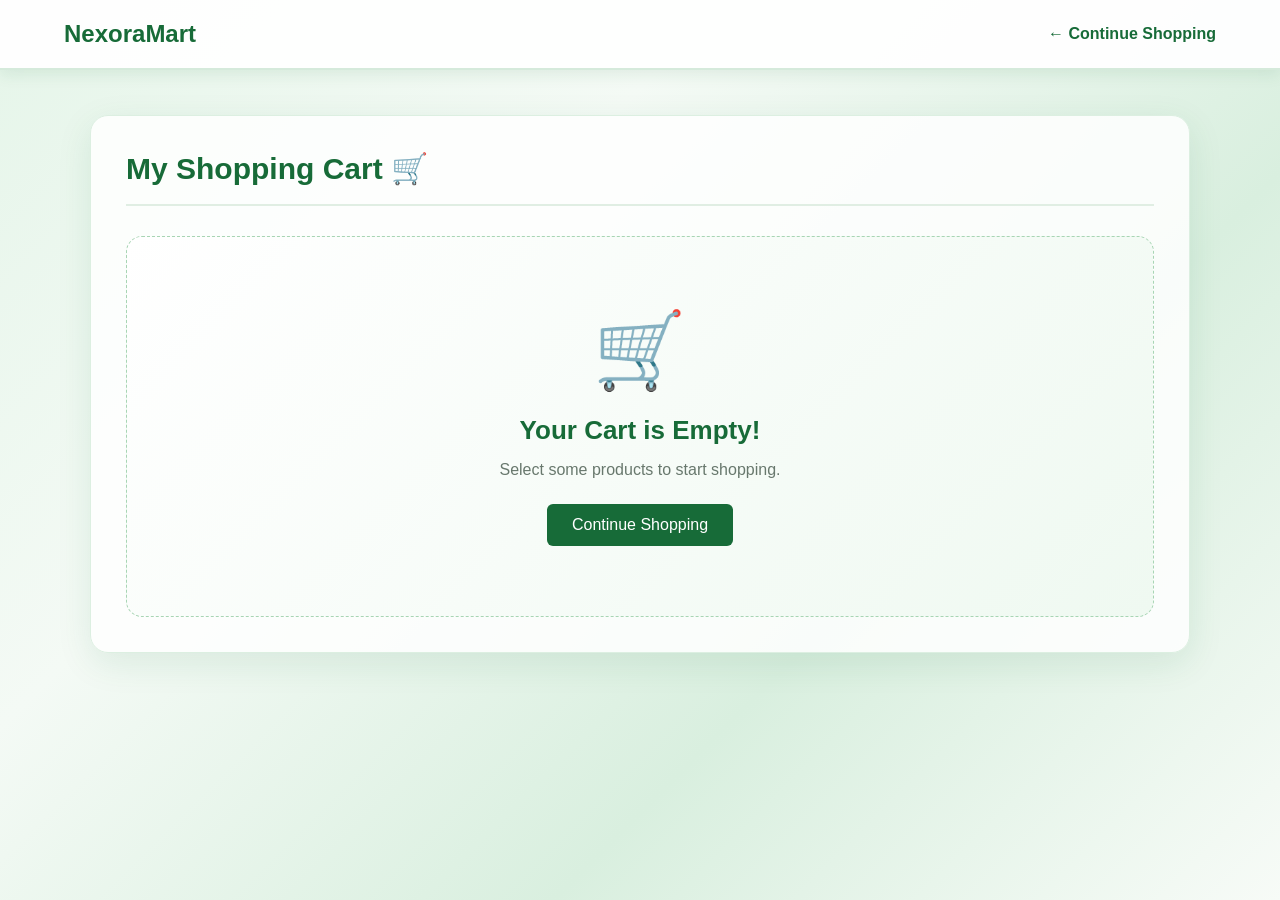
<file: cart.html>
<!DOCTYPE html>
<html lang="en">
<head>
    <meta charset="UTF-8">
    <meta name="viewport" content="width=device-width, initial-scale=1.0">
    <title>My Cart - NexoraMart</title>
    <link rel="stylesheet" href="cart.css">
</head>
<body>

    <header class="cart-header">
        <h2>NexoraMart</h2>
        <a href="index.html">← Continue Shopping</a>
    </header>

    <main class="cart-container">
        <h1>My Shopping Cart 🛒</h1>

        <div id="cartItems"></div>

        <div id="cartSummary" class="cart-summary">
            <h2>Order Summary</h2>
            <h3>Total: ₹<span id="cartTotal">0</span></h3>
            <button onclick="placeOrder()">Proceed to Checkout</button>
        </div>

        <!-- Payment Section -->
<section id="paymentSection" class="payment-section"
         style="display: none;">

    <div class="payment-container">

        <h2>Choose Payment Method</h2>
        <p>Select your preferred payment option</p>

        <div class="payment-option">
            <input type="radio" name="payment" value="UPI">
            <label>UPI (Google Pay / PhonePe / Paytm)</label>
        </div>

        <div class="payment-option">
            <input type="radio" name="payment" value="Card">
            <label>Credit / Debit Card</label>
        </div>

        <div class="payment-option">
            <input type="radio" name="payment" value="Net Banking">
            <label>Net Banking</label>
        </div>

        <div class="payment-option">
            <input type="radio" name="payment" value="COD">
            <label>Cash on Delivery</label>
        </div>

        <h3 id="paymentTotal"></h3>

        <button onclick="makePayment()" class="pay-btn">
            Pay Now
        </button>

    </div>
</section>
    </main>

    <script>
        let cart = JSON.parse(localStorage.getItem("nexoraCart")) || [];

        function displayCart() {
            const cartItems = document.getElementById("cartItems");
            const cartSummary = document.getElementById("cartSummary");
            const cartTotal = document.getElementById("cartTotal");

            if (cart.length === 0) {
                cartItems.innerHTML = `
                    <div class="empty-cart">
                        <div class="empty-icon">🛒</div>
                        <h2>Your Cart is Empty!</h2>
                        <p>Select some products to start shopping.</p>
                        <a href="index.html">Continue Shopping</a>
                    </div>
                `;

                cartSummary.style.display = "none";
                return;
            }

            let total = 0;

            cartItems.innerHTML = cart.map((item, index) => {
                total += item.price * item.quantity;

                return `
                    <div class="cart-item">
                        <img src="${item.image}" alt="${item.name}"
                             onerror="this.style.display='none'">

                        <div class="item-details">
                            <h3>${item.name}</h3>
                            <p>Price: ₹${item.price}</p>
                            <p>Subtotal: ₹${item.price * item.quantity}</p>
                        </div>

                        <div class="quantity-controls">
                            <button onclick="changeQuantity(${index}, -1)">−</button>
                            <span>${item.quantity}</span>
                            <button onclick="changeQuantity(${index}, 1)">+</button>
                        </div>

                        <button class="remove-btn"
                                onclick="removeItem(${index})">
                            Remove
                        </button>
                    </div>
                `;
            }).join("");

            cartTotal.textContent = total;
            cartSummary.style.display = "block";
        }

        function changeQuantity(index, change) {
            cart[index].quantity += change;

            if (cart[index].quantity <= 0) {
                cart.splice(index, 1);
            }

            saveCart();
        }

        function removeItem(index) {
            cart.splice(index, 1);
            saveCart();
        }

        function saveCart() {
            localStorage.setItem("nexoraCart", JSON.stringify(cart));
            displayCart();
        }

function placeOrder() {

    if (cart.length === 0) {
        alert("Your cart is empty!");
        return;
    }

    // Hide cart summary
    document.getElementById("cartSummary").style.display = "none";

    // Hide cart heading and items
    document.querySelector(".cart-container > h1").style.display = "none";
    document.getElementById("cartItems").style.display = "none";

    // Show payment section
    document.getElementById("paymentSection").style.display = "block";

    // Calculate total amount
    let total = cart.reduce((sum, item) => {
        return sum + (item.price * item.quantity);
    }, 0);

    document.getElementById("paymentTotal").innerText =
        "Total Amount: ₹" + total.toFixed(2);

    // Scroll to payment section
    document.getElementById("paymentSection")
        .scrollIntoView({ behavior: "smooth" });
}
function makePayment() {

    let selectedPayment = document.querySelector(
        'input[name="payment"]:checked'
    );

    if (!selectedPayment) {
        alert("Please select a payment method!");
        return;
    }

    let method = selectedPayment.value;

    if (method === "COD") {

        alert("🎉 Your order has been placed successfully!");

        localStorage.removeItem("nexoraCart");

        cart = [];

        window.location.href = "index.html";

    } else {

        alert(
            "You selected " + method +
            ". Online payment gateway integration is required."
        );

    }
}

        displayCart();
    </script>

</body>
</html>
</file>
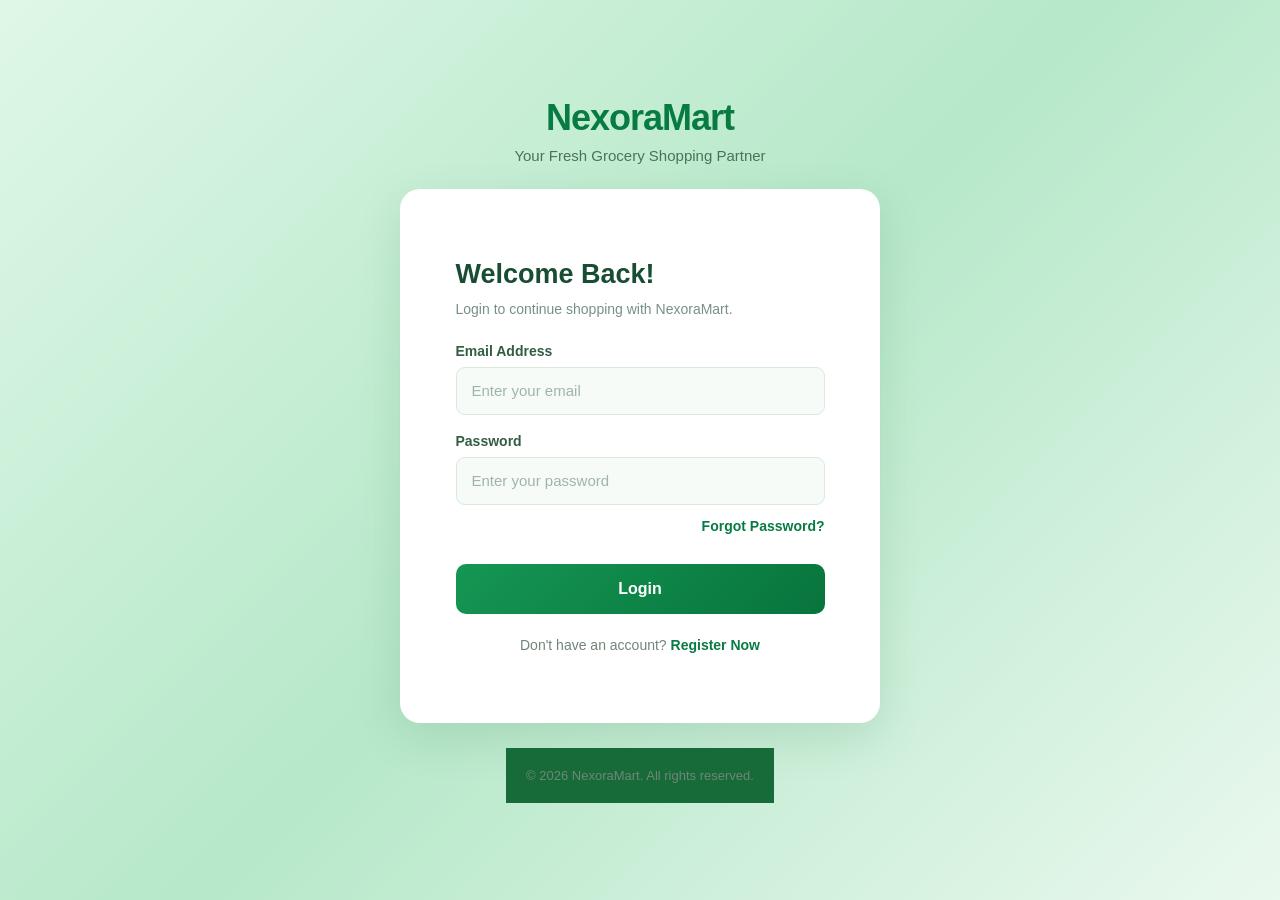
<file: login.html>
<!DOCTYPE html>
<html lang="en">
<head>
    <meta charset="UTF-8">
    <meta name="viewport" content="width=device-width, initial-scale=1.0">
    <title>Login | NexoraMart</title>

    <!-- Keep style.css first and login.css second -->
    <link rel="stylesheet" href="style.css">
    <link rel="stylesheet" href="./login.css">
</head>

<body class="auth-page">

    <!-- Brand Header -->
    <header class="auth-header">
        <h1>NexoraMart</h1>
        <p>Your Fresh Grocery Shopping Partner</p>
    </header>

    <!-- Main Card -->
    <main class="auth-card">

        <!-- LOGIN SCREEN -->
        <section id="loginSection">
            <h2>Welcome Back!</h2>
            <p class="auth-subtitle">
                Login to continue shopping with NexoraMart.
            </p>

            <p id="loginError" class="error-message hidden"></p>

            <form id="loginForm">
                <div class="form-group">
                    <label for="loginEmail">Email Address</label>
                    <input
                        type="email"
                        id="loginEmail"
                        placeholder="Enter your email"
                        required
                    >
                </div>

                <div class="form-group">
                    <label for="loginPassword">Password</label>
                    <input
                        type="password"
                        id="loginPassword"
                        placeholder="Enter your password"
                        required
                    >
                </div>

                <div class="forgot-link">
                    <a href="#" id="forgotPasswordLink">Forgot Password?</a>
                </div>

                <button type="submit" class="auth-btn">Login</button>
            </form>

            <div class="auth-footer">
                Don't have an account?
                <a href="register.html">Register Now</a>
            </div>
        </section>

        <!-- MOBILE NUMBER SCREEN -->
        <section id="mobileSection" class="hidden">
            <div class="step-icon">📱</div>

            <h2>Forgot Password?</h2>
            <p class="auth-subtitle">
                Enter your registered mobile number to continue.
            </p>

            <form id="mobileForm">
                <div class="form-group">
                    <label for="mobileNumber">Mobile Number</label>

                    <div class="phone-input">
                        <span>+91</span>
                        <input
                            type="tel"
                            id="mobileNumber"
                            placeholder="Enter 10-digit number"
                            maxlength="10"
                            pattern="[0-9]{10}"
                            required
                        >
                    </div>
                </div>

                <p id="mobileError" class="error-message hidden"></p>

                <button type="submit" class="auth-btn">
                    Send OTP
                </button>
            </form>

            <div class="back-link">
                <a href="#" class="backToLogin">← Back to Login</a>
            </div>
        </section>

        <!-- OTP SCREEN -->
        <section id="otpSection" class="hidden">
            <div class="step-icon">🔐</div>

            <h2>Verify OTP</h2>
            <p class="auth-subtitle">
                Enter the 6-digit OTP to verify your mobile number.
            </p>

            <form id="otpForm">
                <div class="form-group">
                    <label for="otpInput">Enter OTP</label>
                    <input
                        type="text"
                        id="otpInput"
                        placeholder="Enter 6-digit OTP"
                        maxlength="6"
                        pattern="[0-9]{6}"
                        required
                    >
                </div>

                <p id="otpError" class="error-message hidden"></p>

                <button type="submit" class="auth-btn">
                    Verify OTP
                </button>
            </form>

            <div class="resend-link">
                Didn't receive OTP?
                <a href="#" id="resendOtp">Resend OTP</a>
            </div>

            <div class="back-link">
                <a href="#" class="backToLogin">← Back to Login</a>
            </div>
        </section>

        <!-- NEW PASSWORD SCREEN -->
        <section id="newPasswordSection" class="hidden">
            <div class="step-icon">🔑</div>

            <h2>Create New Password</h2>
            <p class="auth-subtitle">
                Enter and confirm your new password.
            </p>

            <form id="passwordForm">
                <div class="form-group">
                    <label for="newPassword">New Password</label>
                    <input
                        type="password"
                        id="newPassword"
                        placeholder="Enter new password"
                        minlength="8"
                        required
                    >
                </div>

                <div class="form-group">
                    <label for="confirmPassword">Confirm Password</label>
                    <input
                        type="password"
                        id="confirmPassword"
                        placeholder="Confirm new password"
                        minlength="8"
                        required
                    >
                </div>

                <p id="passwordError" class="error-message hidden"></p>

                <button type="submit" class="auth-btn">
                    Reset Password
                </button>
            </form>
        </section>

        <!-- SUCCESS SCREEN -->
        <section id="successSection" class="hidden">
            <div class="success-icon">✓</div>

            <h2>Password Reset Successful!</h2>
            <p class="auth-subtitle">
                Your password has been updated successfully.
                You can now login with your new password.
            </p>

            <button type="button" id="continueLogin" class="auth-btn">
                Continue to Login
            </button>
        </section>

    </main>

    <footer class="auth-bottom">
        © 2026 NexoraMart. All rights reserved.
    </footer>

    <script>
        // Show only the selected screen
        function showSection(sectionId) {
            const sections = document.querySelectorAll(".auth-card section");

            sections.forEach(section => {
                section.classList.add("hidden");
            });

            document.getElementById(sectionId).classList.remove("hidden");
        }

        // Demo account: create only if no account is stored
        if (!localStorage.getItem("nexoraEmail")) {
            localStorage.setItem("nexoraEmail", "test@nexoramart.com");
            localStorage.setItem("nexoraPassword", "Nexora@123");
        }

        function showError(elementId, message) {
            const element = document.getElementById(elementId);
            element.textContent = message;
            element.classList.remove("hidden");
        }

        function clearError(elementId) {
            document.getElementById(elementId).classList.add("hidden");
        }

        // LOGIN
        document.getElementById("loginForm").addEventListener("submit", function(event) {
            event.preventDefault();

            const email = document.getElementById("loginEmail").value.trim();
            const password = document.getElementById("loginPassword").value;

            const savedEmail = localStorage.getItem("nexoraEmail");
            const savedPassword = localStorage.getItem("nexoraPassword");

            if (email === savedEmail && password === savedPassword) {
                alert("Login successful!");
                window.location.href = "index.html";
            } else {
                showError("loginError", "Invalid email or password.");
            }
        });

        // FORGOT PASSWORD
        document.getElementById("forgotPasswordLink").addEventListener("click", function(event) {
            event.preventDefault();
            showSection("mobileSection");
        });

        // BACK TO LOGIN
        document.querySelectorAll(".backToLogin").forEach(link => {
            link.addEventListener("click", function(event) {
                event.preventDefault();
                showSection("loginSection");
            });
        });

        // SEND OTP
        document.getElementById("mobileForm").addEventListener("submit", function(event) {
            event.preventDefault();

            const mobile = document.getElementById("mobileNumber").value.trim();

            if (!/^[0-9]{10}$/.test(mobile)) {
                showError("mobileError", "Please enter a valid 10-digit mobile number.");
                return;
            }

            localStorage.setItem("nexoraResetMobile", mobile);

            alert("Demo OTP: 123456");
            showSection("otpSection");
        });

        // VERIFY OTP
        document.getElementById("otpForm").addEventListener("submit", function(event) {
            event.preventDefault();

            const otp = document.getElementById("otpInput").value.trim();

            if (otp === "123456") {
                showSection("newPasswordSection");
            } else {
                showError("otpError", "Invalid OTP. Please try again.");
            }
        });

        // RESEND OTP
        document.getElementById("resendOtp").addEventListener("click", function(event) {
            event.preventDefault();
            alert("Demo OTP: 123456");
        });

        // RESET PASSWORD
        document.getElementById("passwordForm").addEventListener("submit", function(event) {
            event.preventDefault();

            const newPassword = document.getElementById("newPassword").value;
            const confirmPassword = document.getElementById("confirmPassword").value;

            if (newPassword.length < 8) {
                showError("passwordError", "Password must contain at least 8 characters.");
                return;
            }

            if (newPassword !== confirmPassword) {
                showError("passwordError", "Passwords do not match.");
                return;
            }

            localStorage.setItem("nexoraPassword", newPassword);

            showSection("successSection");
        });

        // RETURN TO LOGIN
        document.getElementById("continueLogin").addEventListener("click", function() {
            document.getElementById("loginPassword").value = "";
            showSection("loginSection");
        });
    </script>

</body>
</html>
</file>
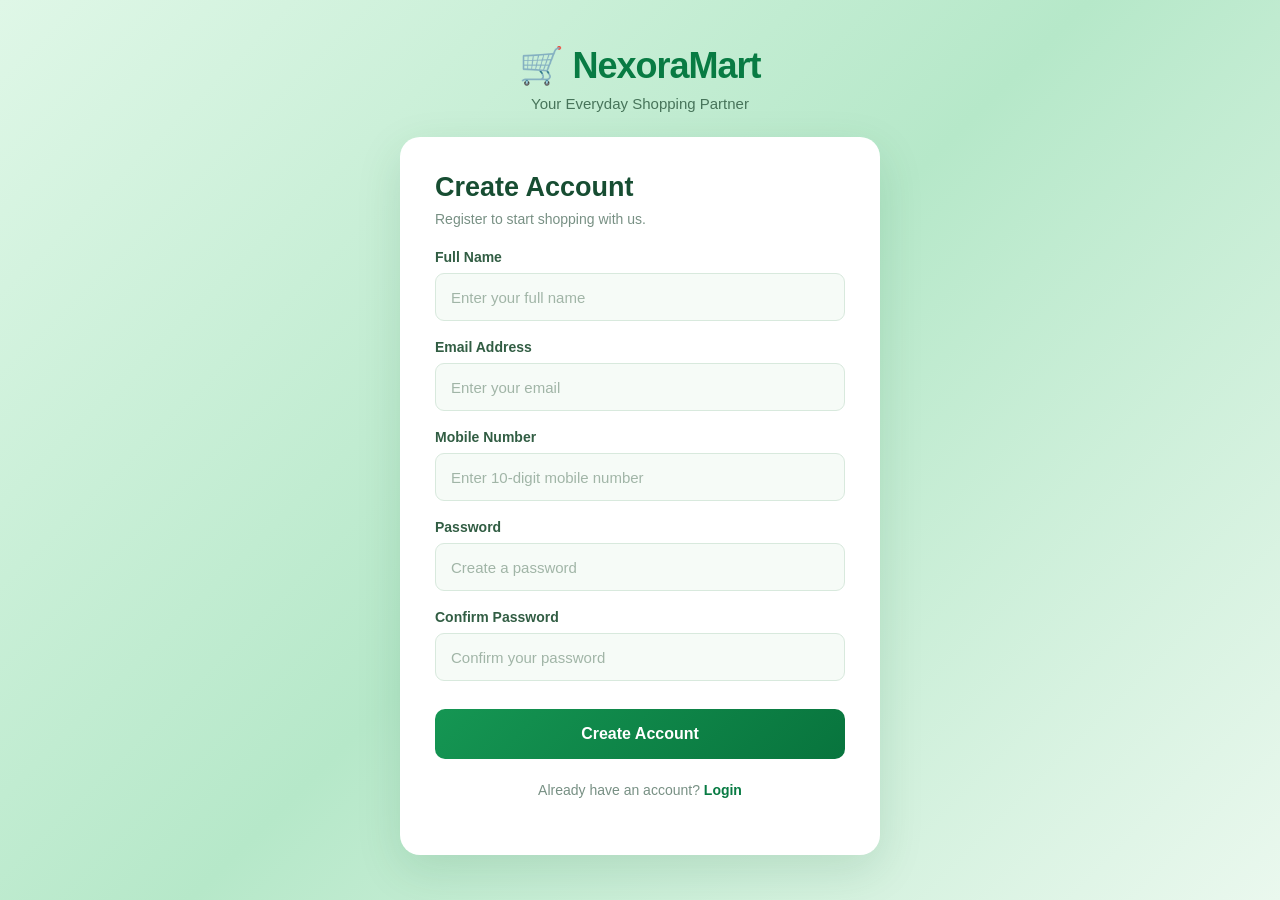
<file: register.html>
<!DOCTYPE html>
<html lang="en">

<head>
    <meta charset="UTF-8">
    <meta name="viewport" content="width=device-width, initial-scale=1.0">

    <title>NexoraMart - Create Account</title>
    <link rel="stylesheet" href="./auth.css">
    <script src="./register.js" defer></script>
</head>

<body>

    <!-- Registration Main Container -->
    <main class="register-container">

        <!-- Brand Header -->
        <header class="register-header">
            <h1>🛒 NexoraMart</h1>
            <p>Your Everyday Shopping Partner</p>
        </header>

        <!-- Registration Card -->
        <section class="register-form">

            <h2>Create Account</h2>
            <p>Register to start shopping with us.</p>

            <form id="registerForm">

                <div class="form-group">
                    <label for="fullName">Full Name</label>
                    <input
                        type="text"
                        id="fullName"
                        name="fullName"
                        placeholder="Enter your full name"
                        autocomplete="name"
                        required
                    >
                </div>

                <div class="form-group">
                    <label for="email">Email Address</label>
                    <input
                        type="email"
                        id="email"
                        name="email"
                        placeholder="Enter your email"
                        autocomplete="email"
                        required
                    >
                </div>

                <div class="form-group">
                    <label for="mobile">Mobile Number</label>
                    <input
                        type="tel"
                        id="mobile"
                        name="mobile"
                        placeholder="Enter 10-digit mobile number"
                        pattern="[0-9]{10}"
                        maxlength="10"
                        autocomplete="tel"
                        required
                    >
                </div>

                <div class="form-group">
                    <label for="password">Password</label>
                    <input
                        type="password"
                        id="password"
                        name="password"
                        placeholder="Create a password"
                        minlength="8"
                        autocomplete="new-password"
                        required
                    >
                </div>

                <div class="form-group">
                    <label for="confirmPassword">Confirm Password</label>
                    <input
                        type="password"
                        id="confirmPassword"
                        name="confirmPassword"
                        placeholder="Confirm your password"
                        autocomplete="new-password"
                        required
                    >
                </div>

                <button type="submit">
                    Create Account
                </button>

                <p id="message" role="status"></p>

            </form>

            <p class="login-link">
                Already have an account?
                <a href="login.html">Login</a>
            </p>

        </section>

    </main>

</body>
</html>
</file>
<file: cart.css>
* {
    margin: 0;
    padding: 0;
    box-sizing: border-box;
}

body {
    font-family: Arial, sans-serif;
    background: #f5f8f5;
    color: #333;
}

.cart-header {
    background: white;
    padding: 20px 5%;
    display: flex;
    justify-content: space-between;
    align-items: center;
    box-shadow: 0 2px 8px rgba(0,0,0,0.08);
}

.cart-header h2 {
    color: #176b38;
}

.cart-header a {
    color: #176b38;
    text-decoration: none;
    font-weight: bold;
}

.cart-container {
    max-width: 1000px;
    margin: 40px auto;
    padding: 20px;
}

.cart-container h1 {
    margin-bottom: 25px;
}

.empty-cart {
    background: white;
    text-align: center;
    padding: 60px 20px;
    border-radius: 12px;
}

.empty-icon {
    font-size: 65px;
    margin-bottom: 15px;
}

.empty-cart p {
    margin: 15px 0 25px;
    color: #666;
}

.empty-cart a {
    display: inline-block;
    background: #176b38;
    color: white;
    padding: 12px 25px;
    border-radius: 6px;
    text-decoration: none;
}

.cart-item {
    background: white;
    display: flex;
    align-items: center;
    gap: 20px;
    padding: 20px;
    margin-bottom: 15px;
    border-radius: 10px;
}

.cart-item img {
    width: 90px;
    height: 90px;
    object-fit: contain;
}

.item-details {
    flex: 1;
}

.item-details p {
    margin-top: 8px;
}

.quantity-controls {
    display: flex;
    align-items: center;
    gap: 12px;
}

.quantity-controls button {
    padding: 7px 12px;
    cursor: pointer;
}

.remove-btn {
    border: none;
    background: #ffe8e8;
    color: #d62828;
    padding: 9px 12px;
    border-radius: 5px;
    cursor: pointer;
}

.cart-summary {
    background: white;
    padding: 25px;
    margin-top: 25px;
    border-radius: 10px;
    text-align: right;
}

.cart-summary h3 {
    margin: 15px 0;
}

.cart-summary button {
    background: #176b38;
    color: white;
    padding: 12px 25px;
    border: none;
    border-radius: 6px;
    cursor: pointer;
}

@media (max-width: 600px) {
    .cart-item {
        flex-wrap: wrap;
    }
}

/* ===== Shopping Cart Background ===== */

body {
    font-family: 'Segoe UI', Arial, sans-serif;
    background: linear-gradient(
        135deg,
        #e5f5e9,
        #f4faf5,
        #d9efdf,
        #f7fbf7
    );
    background-attachment: fixed;
    min-height: 100vh;
}

/* ===== Cart Header ===== */

.cart-header {
    background: rgba(255, 255, 255, 0.95);
    padding: 20px 5%;
    display: flex;
    justify-content: space-between;
    align-items: center;
    box-shadow: 0 4px 15px rgba(23, 107, 56, 0.10);
    border-bottom: 2px solid #d5eadb;
}

/* ===== Main Cart Container ===== */

.cart-container {
    max-width: 1100px;
    margin: 45px auto;
    padding: 35px;
    background: rgba(255, 255, 255, 0.85);
    border-radius: 18px;
    box-shadow: 0 10px 35px rgba(23, 107, 56, 0.10);
    border: 1px solid #dcefe1;
}

.cart-container h1 {
    color: #176b38;
    font-size: 30px;
    margin-bottom: 30px;
    border-bottom: 2px solid #e0eee3;
    padding-bottom: 18px;
}

/* ===== Individual Cart Products ===== */

.cart-item {
    background: #f8fcf8;
    border: 1px solid #e1eee4;
    border-radius: 12px;
    padding: 20px;
    margin-bottom: 18px;
    box-shadow: 0 4px 12px rgba(0, 0, 0, 0.04);
    transition: 0.3s ease;
}

.cart-item:hover {
    transform: translateY(-3px);
    box-shadow: 0 7px 18px rgba(23, 107, 56, 0.10);
}

/* ===== Empty Cart Design ===== */

.empty-cart {
    background: linear-gradient(135deg, #ffffff, #eff9f1);
    border: 1px dashed #a8d5b4;
    border-radius: 16px;
    padding: 70px 20px;
    text-align: center;
}

.empty-icon {
    font-size: 75px;
    margin-bottom: 20px;
}

.empty-cart h2 {
    color: #176b38;
    font-size: 26px;
}

.empty-cart p {
    color: #68786d;
    font-size: 16px;
    margin: 15px 0 25px;
}

/* ===== Order Summary ===== */

.cart-summary {
    background: linear-gradient(135deg, #eff9f1, #ffffff);
    border: 1px solid #d5eadb;
    border-radius: 14px;
    padding: 28px;
    margin-top: 30px;
    box-shadow: 0 5px 15px rgba(23, 107, 56, 0.08);
}

.cart-summary h2 {
    color: #176b38;
}

.cart-summary h3 {
    color: #174d32;
    font-size: 23px;
}
.payment-section {
    display: none;
    padding: 50px 20px;
    background: linear-gradient(135deg, #e8f5e9, #f1f8e9);
}

.payment-container {
    max-width: 550px;
    margin: auto;
    padding: 35px;
    background: white;
    border-radius: 18px;
    box-shadow: 0 8px 30px rgba(0,0,0,0.1);
}

.payment-container h2 {
    color: #1b5e20;
    margin-bottom: 10px;
}

.payment-option {
    display: flex;
    align-items: center;
    gap: 12px;
    padding: 18px;
    margin: 15px 0;
    border: 1px solid #ddd;
    border-radius: 12px;
    cursor: pointer;
    transition: 0.3s;
}

.payment-option:hover {
    border-color: #2e7d32;
    background: #f1f8e9;
}

.payment-option input {
    accent-color: #2e7d32;
}

.pay-btn {
    width: 100%;
    padding: 15px;
    border: none;
    border-radius: 10px;
    background: #2e7d32;
    color: white;
    font-size: 17px;
    font-weight: bold;
    cursor: pointer;
}

.pay-btn:hover {
    background: #1b5e20;
}
/* Payment Section */

.payment-section {
    display: none;
    max-width: 650px;
    margin: 40px auto;
    padding: 20px;
}

.payment-container {
    background: #ffffff;
    padding: 35px;
    border-radius: 18px;
    box-shadow: 0 8px 30px rgba(0,0,0,0.08);
}

.payment-container h2 {
    color: #245c35;
    margin-bottom: 10px;
}

.payment-container p {
    color: #777;
    margin-bottom: 25px;
}

.payment-option {
    display: flex;
    align-items: center;
    gap: 12px;
    padding: 18px;
    margin-bottom: 15px;
    border: 1px solid #ddd;
    border-radius: 12px;
    cursor: pointer;
    transition: 0.3s;
}

.payment-option:hover {
    border-color: #2e7d32;
    background: #f1f8f1;
}

.payment-option input {
    accent-color: #2e7d32;
    width: 18px;
    height: 18px;
}

.payment-container h3 {
    margin: 25px 0;
    color: #245c35;
}

.pay-btn {
    width: 100%;
    padding: 16px;
    background: #2e7d32;
    color: white;
    border: none;
    border-radius: 10px;
    font-size: 17px;
    font-weight: bold;
    cursor: pointer;
}

.pay-btn:hover {
    background: #1b5e20;
}
</file>
<file: style.css>
/* =====================================
   NEXORAMART - MODERN HOMEPAGE DESIGN
===================================== */

html {
    scroll-behavior: smooth;
}

body {
    background: #f8fbf7;
    color: #263b2d;
    font-family: 'Segoe UI', Arial, sans-serif;
}

/* =====================================
   HERO SECTION
===================================== */

.hero-section {
    display: flex;
    align-items: center;
    justify-content: space-between;
    gap: 35px;

    min-height: 430px;
    padding: 55px 7%;

    background: linear-gradient(
        115deg,
        #f3f9df,
        #e2f4d9,
        #d3edce
    );

    border-radius: 0 0 35px 35px;
    overflow: hidden;
}

.hero-content {
    flex: 1;
    max-width: 600px;
}

.hero-badge {
    display: inline-block;
    padding: 10px 20px;

    background: #18843e;
    color: white;

    border-radius: 30px;
    font-size: 14px;
    font-weight: 700;
    letter-spacing: 1px;

    margin-bottom: 20px;
}

.hero-content h1 {
    font-size: clamp(38px, 5vw, 65px);
    line-height: 1.12;
    font-weight: 800;
    color: #174a2b;
    margin-bottom: 20px;
}

.hero-content h1 span {
    display: block;
    color: #279447;
}

.hero-description {
    font-size: 19px;
    line-height: 1.6;
    color: #536354;
    margin-bottom: 28px;
}

.hero-button {
    display: inline-flex;
    align-items: center;
    gap: 15px;

    padding: 15px 32px;

    background: linear-gradient(
        135deg,
        #159447,
        #087239
    );

    color: white;
    text-decoration: none;
    font-size: 17px;
    font-weight: 700;

    border-radius: 35px;
    box-shadow: 0 6px 15px rgba(15, 120, 57, 0.2);

    transition: 0.3s;
}

.hero-button:hover {
    transform: translateY(-3px);
    box-shadow: 0 9px 20px rgba(15, 120, 57, 0.3);
}

.hero-image {
    flex: 1;
    display: flex;
    justify-content: center;
    align-items: center;
}

.hero-image img {
    width: 100%;
    max-width: 570px;
    height: 340px;
    object-fit: cover;
    border-radius: 25px;
    box-shadow: 0 12px 30px rgba(35, 90, 45, 0.15);
}
.navbar {
    display: flex;
    align-items: center;
    justify-content: space-between;
    flex-wrap: nowrap;
    width: 100%;
    padding: 15px 30px;
    background: #ffffff;
    gap: 20px;
}

.logo {
    flex-shrink: 0;
    font-size: 26px;
    font-weight: bold;
    text-decoration: none;
}

.navbar nav {
    display: flex;
    align-items: center;
    gap: 25px;
    flex: 1;
    margin-left: 40px;
    white-space: nowrap;
}

.navbar nav a {
    text-decoration: none;
    color: #ffffff;
    background: #176b38;
    font-size: 15px;
    font-weight: 600;
    padding: 10px 18px;
    border-radius: 6px;
    transition: 0.3s ease;
}

.navbar nav a:hover {
    background: #0f512a;
}

.nav-actions {
    display: flex;
    align-items: center;
    gap: 18px;
    flex-shrink: 0;
    white-space: nowrap;
}

.login-link {
    text-decoration: none;
    color: #176b38;
    font-weight: 600;
    font-size: 15px;
}

.cart-button {
    padding: 10px 18px;
    background: #176b38;
    color: white;
    border: none;
    border-radius: 6px;
    cursor: pointer;
}

/* =====================================
   COLLECTION SECTION
===================================== */

.collection-section {
    padding: 65px 4% 50px;
    max-width: 1600px;
    margin: auto;
}

.section-heading {
    text-align: center;
    margin-bottom: 25px;
}

.section-label {
    color: #389b50;
    font-weight: 800;
    font-size: 16px;
    letter-spacing: 3px;
    margin-bottom: 12px;
}

.section-heading h2 {
    color: #205b32;
    font-size: clamp(30px, 4vw, 42px);
    margin-bottom: 10px;
}

.section-heading > p:last-child {
    color: #66736a;
    font-size: 18px;
}


/* =====================================
   SEARCH BOX
===================================== */

.product-search {
    max-width: 500px;
    margin: 25px auto;
}

.product-search input {
    width: 100%;
    padding: 15px 20px;

    border: 1px solid #d6e3d6;
    border-radius: 30px;
    outline: none;

    background: white;
    font-size: 15px;

    box-shadow: 0 3px 12px rgba(0, 0, 0, 0.04);
}

.product-search input:focus {
    border-color: #249447;
    box-shadow: 0 0 0 3px rgba(36, 148, 71, 0.1);
}


/* =====================================
   CATEGORY FILTER BUTTONS
===================================== */

.category-filters {
    display: flex;
    justify-content: center;
    align-items: center;
    flex-wrap: wrap;
    gap: 12px;
    margin: 25px 0 30px;
}

.filter-button {
    padding: 12px 23px;

    background: white;
    color: #294c34;

    border: 1px solid #d5e2d5;
    border-radius: 30px;

    font-size: 15px;
    font-weight: 700;
    cursor: pointer;

    transition: 0.25s;
}

.filter-button:hover,
.filter-button.active {
    background: #14843d;
    color: white;
    border-color: #14843d;
}


/* =====================================
   PRODUCT GRID
===================================== */

.product-grid {
    display: grid;
    grid-template-columns: repeat(5, minmax(0, 1fr));
    gap: 22px;
    width: 100%;
    align-items: stretch;
}

.product-card {
    background: white;
    border: 1px solid #edf0eb;
    border-radius: 18px;
    overflow: hidden;

    min-width: 0;
    width: 100%;

    box-shadow: 0 5px 18px rgba(30, 70, 35, 0.07);
    transition: transform 0.3s, box-shadow 0.3s;
}

.product-card:hover {
    transform: translateY(-6px);
    box-shadow: 0 12px 25px rgba(30, 70, 35, 0.13);
}

.product-image {
    display: block;
    width: 100%;
    height: 175px;
    object-fit: cover;
}

.product-info {
    padding: 15px;
}

.product-category {
    color: #279447;
    font-size: 12px;
    font-weight: 700;
    margin-bottom: 8px;
}

.product-info h3 {
    color: #253e2b;
    font-size: 17px;
    margin-bottom: 10px;
}

.product-price {
    color: #176c35;
    font-size: 18px;
    font-weight: 800;
    margin-bottom: 14px;
}

.product-price small {
    font-size: 12px;
    color: #788479;
    font-weight: 400;
}

.add-button {
    width: 100%;
    padding: 11px;

    background: linear-gradient(
        135deg,
        #159447,
        #087239
    );

    color: white;
    border: none;
    border-radius: 25px;

    font-size: 14px;
    font-weight: 700;
    cursor: pointer;

    transition: 0.25s;
}

.add-button:hover {
    background: #075d2c;
}

.empty-message {
    text-align: center;
    color: #777;
    padding: 30px;
}


/* =====================================
   RESPONSIVE DESIGN
===================================== */

@media (max-width: 1100px) {
    .product-grid {
        grid-template-columns: repeat(3, minmax(0, 1fr));
    }

    .hero-section {
        padding: 45px 5%;
    }
}

@media (max-width: 700px) {
    .hero-section {
        flex-direction: column;
        text-align: center;
        padding: 40px 20px;
    }

    .hero-image img {
        height: 240px;
    }

    .hero-content h1 {
        font-size: 40px;
    }

    .collection-section {
        padding: 40px 15px;
    }

    .product-grid {
        grid-template-columns: repeat(2, minmax(0, 1fr));
        gap: 13px;
    }

    .product-image {
        height: 130px;
    }

    .product-info {
        padding: 10px;
    }

    .product-info h3 {
        font-size: 14px;
    }

    .filter-button {
        padding: 10px 15px;
        font-size: 13px;
    }
}

@media (max-width: 370px) {
    .product-grid {
        grid-template-columns: 1fr;
    }
}

* {
    margin: 0;
    padding: 0;
    box-sizing: border-box;
}

body {
    font-family: Arial, sans-serif;
    background: #f5f5f5;
    color: #333;
}

/* Header */
header {
    background: #ffffff;
    color: #176b38;
    text-align: center;
    padding: 25px;
}

header h1 {
    margin-bottom: 8px;
}

/* Navigation */
nav {
    background: #176b38;
    padding: 15px;
    display: flex;
    justify-content: center;
    align-items: center;
    gap: 30px;
    flex-wrap: wrap;
}

nav a {
    color: white;
    text-decoration: none;
    font-weight: bold;
}

nav a:hover {
    color: #ffdf00;
}

.cart {
    color: white;
    font-weight: bold;
}

/* Search */
.search {
    text-align: center;
    padding: 25px;
}

.search input {
    width: 300px;
    max-width: 65%;
    padding: 12px;
    border: 1px solid #ccc;
    border-radius: 5px;
}

.search button {
    padding: 12px 20px;
    background: #176b38;
    color: white;
    border: none;
    border-radius: 5px;
    cursor: pointer;
}

/* Banner */
.banner {
    background: linear-gradient(120deg, #176b38, #70b957);
    color: white;
    text-align: center;
    padding: 65px 20px;
}

.banner h2 {
    font-size: 32px;
    margin-bottom: 15px;
}

.banner p {
    margin-bottom: 25px;
}

.shop-btn {
    display: inline-block;
    background: #ffdf00;
    color: #222;
    padding: 12px 25px;
    border-radius: 5px;
    text-decoration: none;
    font-weight: bold;
}

/* Sections */
section:not(.search):not(.banner) {
    padding: 35px 5%;
}

section h2 {
    text-align: center;
    margin-bottom: 25px;
    color: #176b38;
}

/* Categories */
.categories {
    display: flex;
    justify-content: center;
    flex-wrap: wrap;
    gap: 20px;
}

.category {
    background: white;
    padding: 25px;
    border-radius: 10px;
    text-align: center;
    font-size: 35px;
    width: 150px;
    box-shadow: 0 2px 8px #ddd;
}

.category p {
    font-size: 16px;
    margin-top: 10px;
}

/* Products */
.products {
    display: grid;
    grid-template-columns: repeat(3, 1fr);
    gap: 25px;
}

.product {
    background: white;
    text-align: center;
    padding: 25px;
    border-radius: 10px;
    box-shadow: 0 2px 8px #ddd;
}

.product-image {
    font-size: 65px;
    margin-bottom: 15px;
}

.product h3 {
    margin: 10px 0;
}

.product p {
    color: #777;
}

.product button {
    background: #176b38;
    color: white;
    padding: 12px 20px;
    border: none;
    border-radius: 5px;
    margin-top: 12px;
    cursor: pointer;
}

.product button:hover {
    background: #0d4c27;
}

#no-results {
    text-align: center;
    padding: 20px;
}

/* Contact */
.contact {
    background: white;
    text-align: center;
    line-height: 2;
}

/* Footer */
footer {
    background: #176b38;
    color: white;
    text-align: center;
    padding: 20px;
}

/* Mobile responsive */
@media (max-width: 700px) {
    .products {
        grid-template-columns: repeat(2, 1fr);
    }

    nav {
        gap: 15px;
    }

    .banner h2 {
        font-size: 24px;
    }
}

@media (max-width: 450px) {
    .products {
        grid-template-columns: 1fr;
    }

    .category {
        width: 130px;
    }
}

/* Professional hero banner */

.hero {
    display: flex;
    align-items: center;
    justify-content: space-between;
    background: #e8f5e9;
    padding: 50px 6%;
    gap: 30px;
    border-radius: 15px;
    margin: 25px;
}

.hero-content {
    flex: 1;
}

.hero-content span {
    color: #16803c;
    font-weight: bold;
    letter-spacing: 2px;
}

.hero-content h1 {
    font-size: 42px;
    color: #14532d;
    margin: 20px 0;
}

.hero-content p {
    font-size: 17px;
    line-height: 1.7;
    margin-bottom: 25px;
}

.hero-btn {
    display: inline-block;
    background: #16803c;
    color: white;
    padding: 14px 28px;
    text-decoration: none;
    border-radius: 6px;
}

.hero-image {
    flex: 1;
}

.hero-image img {
    width: 100%;
    height: 320px;
    object-fit: cover;
    border-radius: 15px;
}

/* Mobile design */

@media (max-width: 700px) {
    .hero {
        flex-direction: column;
        padding: 25px;
        margin: 12px;
    }

    .hero-content h1 {
        font-size: 30px;
    }

    .hero-image img {
        height: 220px;
    }
}

.product-image img {
    width: 100%;
    height: 180px;
    object-fit: cover;
    border-radius: 8px;
}

/* =================================
   PRODUCT GRID - 5 ITEMS PER ROW
================================= */

#productGrid {
    display: grid;
    grid-template-columns: repeat(5, minmax(0, 1fr));
    gap: 20px;
    width: 100%;
    align-items: stretch;
}

/* Product Card */
.product-card {
    width: 100%;
    min-width: 0;
    background: #ffffff;
    border-radius: 12px;
    overflow: hidden;
    border: 1px solid #e5e7eb;
    box-shadow: 0 3px 10px rgba(0, 0, 0, 0.06);
    transition: transform 0.2s ease;
}

.product-card:hover {
    transform: translateY(-4px);
}

/* Product Image */
.product-image {
    display: block;
    width: 100%;
    height: 160px;
    object-fit: cover;
}

/* Product Information */
.product-info {
    padding: 14px;
}

.product-category {
    color: #168044;
    font-size: 12px;
    margin-bottom: 6px;
}

.product-info h3 {
    font-size: 16px;
    margin-bottom: 10px;
}

.product-price {
    font-size: 17px;
    font-weight: bold;
    color: #176b38;
    margin-bottom: 12px;
}

.product-price small {
    font-size: 12px;
    font-weight: normal;
}

/* Add to Cart Button */
.add-button {
    width: 100%;
    padding: 10px;
    background: #168044;
    color: white;
    border: none;
    border-radius: 6px;
    cursor: pointer;
}

.add-button:hover {
    background: #105d31;
}

/* Tablet */
@media (max-width: 1000px) {
    #productGrid {
        grid-template-columns: repeat(3, minmax(0, 1fr));
    }
}

/* Mobile */
@media (max-width: 650px) {
    #productGrid {
        grid-template-columns: repeat(2, minmax(0, 1fr));
        gap: 12px;
    }

    .product-image {
        height: 130px;
    }
}

@media (max-width: 370px) {
    #productGrid {
        grid-template-columns: 1fr;
    }
}


/* ==========================================
   NEXORAMART - MOBILE RESPONSIVE FIX
   ========================================== */

/* Prevent horizontal scrolling */
html, body {
    width: 100%;
    max-width: 100%;
    overflow-x: hidden;
}

img {
    max-width: 100%;
}

/* Desktop navigation improvements */
.navbar {
    width: 100%;
    padding: 15px 4%;
    gap: 15px;
}

.navbar nav {
    margin-left: 15px;
    gap: 15px;
}

/* ==========================================
   MOBILE DESIGN
   ========================================== */

@media screen and (max-width: 700px) {

    /* NAVIGATION BAR */
    .navbar {
        display: flex;
        flex-wrap: wrap;
        justify-content: space-between;
        align-items: center;
        gap: 12px;
        padding: 12px 15px;
    }

    .logo {
        font-size: 22px;
    }

    .navbar nav {
        order: 3;
        width: 100%;
        display: flex;
        justify-content: center;
        align-items: center;
        gap: 10px;
        margin: 0;
        padding-top: 8px;
    }

    .navbar nav a {
        font-size: 13px;
        padding: 9px 14px;
        border-radius: 20px;
    }

    .nav-actions {
        gap: 8px;
    }

    .login-link {
        font-size: 12px;
    }

    .cart-button {
        font-size: 12px;
        padding: 9px 12px;
        white-space: nowrap;
    }

    /* HERO SECTION */
    .hero-section {
        flex-direction: column;
        text-align: center;
        min-height: auto;
        padding: 30px 16px;
        gap: 22px;
        border-radius: 0 0 20px 20px;
    }

    .hero-content {
        width: 100%;
    }

    .hero-badge {
        font-size: 11px;
        padding: 8px 14px;
        margin-bottom: 15px;
    }

    .hero-content h1 {
        font-size: 30px;
        line-height: 1.2;
        margin-bottom: 14px;
    }

    .hero-description {
        font-size: 14px;
        line-height: 1.5;
        margin-bottom: 20px;
    }

    .hero-button {
        font-size: 14px;
        padding: 12px 24px;
    }

    /* HERO IMAGE SMALLER */
    .hero-image {
        width: 100%;
        justify-content: center;
    }

    .hero-image img {
        width: 100%;
        max-width: 320px;
        height: 170px;
        object-fit: cover;
        border-radius: 15px;
    }

    /* COLLECTION SECTION */
    .collection-section {
        padding: 35px 12px;
    }

    .section-label {
        font-size: 12px;
        letter-spacing: 2px;
    }

    .section-heading h2 {
        font-size: 26px;
    }

    .section-heading > p:last-child {
        font-size: 14px;
    }

    /* SEARCH BOX */
    .product-search {
        width: 100%;
        margin: 20px auto;
    }

    .product-search input {
        width: 100%;
        padding: 12px 15px;
        font-size: 13px;
    }

    /* CATEGORY FILTERS */
    .category-filters {
        display: flex;
        flex-wrap: wrap;
        justify-content: center;
        gap: 8px;
        margin: 18px 0 22px;
    }

    .filter-button {
        font-size: 12px;
        padding: 9px 12px;
    }

    /* PRODUCT GRID */
    #productGrid,
    .product-grid {
        display: grid;
        grid-template-columns: repeat(2, minmax(0, 1fr));
        gap: 10px;
        width: 100%;
    }

    /* PRODUCT IMAGES SMALLER */
    .product-card {
        width: 100%;
        min-width: 0;
        border-radius: 12px;
    }

    .product-card .product-image {
        width: 100%;
        height: 105px;
        object-fit: cover;
        display: block;
    }

    /* Also support images inside a wrapper */
    .product-card .product-image img {
        width: 100%;
        height: 105px;
        object-fit: cover;
        display: block;
    }

    .product-info {
        padding: 9px;
    }

    .product-category {
        font-size: 10px;
        margin-bottom: 5px;
    }

    .product-info h3 {
        font-size: 13px;
        line-height: 1.3;
        margin-bottom: 7px;
    }

    .product-price {
        font-size: 15px;
        margin-bottom: 9px;
    }

    .add-button {
        padding: 9px 5px;
        font-size: 12px;
    }

    /* ABOUT SECTION */
    .about-section {
        padding: 30px 16px;
    }

    .about-section h2 {
        font-size: 23px;
        text-align: center;
    }

    .about-section p {
        font-size: 13px;
        line-height: 1.7;
        text-align: justify;
    }

    /* FOOTER */
    .footer {
        padding: 16px 10px;
        font-size: 12px;
        text-align: center;
    }
}

/* EXTRA SMALL MOBILE SCREENS */
@media screen and (max-width: 380px) {

    .navbar {
        padding: 10px;
        gap: 8px;
    }

    .logo {
        font-size: 19px;
    }

    .navbar nav {
        gap: 6px;
    }

    .navbar nav a {
        font-size: 12px;
        padding: 8px 11px;
    }

    .login-link {
        font-size: 11px;
    }

    .cart-button {
        font-size: 11px;
        padding: 8px;
    }

    .hero-content h1 {
        font-size: 27px;
    }

    .hero-image img {
        height: 150px;
    }

    #productGrid,
    .product-grid {
        grid-template-columns: repeat(2, minmax(0, 1fr));
        gap: 8px;
    }

    .product-card .product-image,
    .product-card .product-image img {
        height: 95px;
    }
}

/* Reduce product images on mobile only */
@media screen and (max-width: 700px) {

    #productGrid .product-image {
        height: 90px !important;
        width: 100% !important;
        object-fit: contain !important;
        display: block;
    }

    #productGrid .product-image img {
        height: 90px !important;
        width: 100% !important;
        object-fit: contain !important;
    }

}

/* Very small mobile screens */
@media screen and (max-width: 380px) {

    #productGrid .product-image {
        height: 75px !important;
    }

    #productGrid .product-image img {
        height: 75px !important;
    }

}
</file>
<file: login.css>
/* =========================================
   NEXORAMART - LOGIN & PASSWORD RESET
   Matching Registration Page Design
========================================= */

* {
    margin: 0;
    padding: 0;
    box-sizing: border-box;
}

body.auth-page {
    font-family: 'Segoe UI', Arial, sans-serif;
    min-height: 100vh;
    background: linear-gradient(135deg, #dff7e7, #b6e8c9, #eaf8ee);
    display: flex;
    flex-direction: column;
    justify-content: center;
    align-items: center;
    padding: 35px 15px;
}

/* Brand Header */
.auth-header {
    text-align: center;
    margin-bottom: 25px;
    background: transparent;
    padding: 0;
}

.auth-header h1 {
    color: #087b43;
    font-size: 36px;
    font-weight: 800;
    letter-spacing: -1px;
}

.auth-header p {
    color: #47745a;
    margin-top: 8px;
    font-size: 15px;
}

/* Main Card */
.auth-card {
    width: 100%;
    max-width: 480px;
    background: #ffffff;
    padding: 35px;
    border-radius: 20px;
    box-shadow: 0 15px 45px rgba(15, 90, 50, 0.13);
    border: none;
}

.auth-card h2 {
    color: #174d32;
    font-size: 27px;
    margin-bottom: 8px;
    text-align: left;
}

.auth-subtitle {
    color: #789084;
    font-size: 14px;
    line-height: 1.6;
    margin-bottom: 22px;
}

/* Form Fields */
.auth-card .form-group {
    margin-bottom: 18px;
}

.auth-card label {
    display: block;
    color: #315d43;
    font-size: 14px;
    font-weight: 600;
    margin-bottom: 8px;
}

.auth-card input {
    display: block;
    width: 100%;
    height: 48px;
    padding: 0 15px;
    border: 1px solid #d8e9dd;
    border-radius: 9px;
    background: #f6fbf7;
    color: #244b34;
    font-size: 15px;
    outline: none;
    transition: 0.3s;
}

.auth-card input::placeholder {
    color: #a1b5a7;
}

.auth-card input:focus {
    border-color: #159653;
    background: #ffffff;
    box-shadow: 0 0 0 3px rgba(21, 150, 83, 0.12);
}

/* Phone Input */
.phone-input {
    display: flex;
    align-items: center;
    border: 1px solid #d8e9dd;
    border-radius: 9px;
    overflow: hidden;
    background: #f6fbf7;
}

.phone-input span {
    padding: 0 14px;
    color: #087b43;
    font-weight: 700;
}

.phone-input input {
    border: none;
    border-radius: 0;
    background: transparent;
}

.phone-input input:focus {
    box-shadow: none;
}

/* Buttons */
.auth-btn {
    width: 100%;
    height: 50px;
    margin-top: 12px;
    border: none;
    border-radius: 10px;
    background: linear-gradient(135deg, #159653, #08743d);
    color: #ffffff;
    font-size: 16px;
    font-weight: 700;
    cursor: pointer;
    transition: 0.3s;
}

.auth-btn:hover {
    transform: translateY(-2px);
    box-shadow: 0 7px 18px rgba(8, 116, 61, 0.25);
}

/* Links */
.forgot-link {
    text-align: right;
    margin: -5px 0 18px;
    font-size: 14px;
}

.forgot-link a,
.auth-footer a,
.resend-link a,
.back-link a {
    color: #087b43;
    font-weight: 700;
    text-decoration: none;
}

.forgot-link a:hover,
.auth-footer a:hover,
.resend-link a:hover,
.back-link a:hover {
    text-decoration: underline;
}

.auth-footer {
    text-align: center;
    margin-top: 23px;
    color: #718578;
    font-size: 14px;
}

.back-link,
.resend-link {
    text-align: center;
    margin-top: 20px;
    font-size: 14px;
    color: #718578;
}

/* Step Icons */
.step-icon,
.success-icon {
    width: 65px;
    height: 65px;
    border-radius: 50%;
    margin: 0 auto 20px;
    display: flex;
    justify-content: center;
    align-items: center;
    font-size: 28px;
    background: #e8f5e9;
    color: #087b43;
}

.success-icon {
    width: 70px;
    height: 70px;
    font-size: 40px;
    background: #e3f5e8;
}

/* Messages */
.error-message {
    color: #d93025;
    background: #fff0ef;
    padding: 10px;
    border-radius: 6px;
    font-size: 13px;
    margin-bottom: 15px;
    text-align: center;
}

#message {
    margin-top: 15px;
    font-size: 14px;
    text-align: center;
}

/* Screen Visibility */
.hidden {
    display: none !important;
}

.auth-card section {
    width: 100%;
}

/* Footer */
.auth-bottom {
    margin-top: 25px;
    color: #718578;
    font-size: 13px;
    text-align: center;
}

/* Mobile Responsive */
@media (max-width: 500px) {
    .auth-card {
        padding: 25px 20px;
    }

    .auth-header h1 {
        font-size: 30px;
    }

    .auth-card h2 {
        font-size: 24px;
    }
}
</file>
<file: auth.css>
* {
    margin: 0;
    padding: 0;
    box-sizing: border-box;
}

body {
    font-family: 'Segoe UI', Arial, sans-serif;
    min-height: 100vh;
    background: linear-gradient(135deg, #dff7e7, #b6e8c9, #eaf8ee);
    display: flex;
    justify-content: center;
    align-items: center;
    padding: 35px 15px;
}

/* Main container */

.register-container {
    width: 100%;
    max-width: 480px;
}

/* Brand heading */

.register-header {
    text-align: center;
    margin-bottom: 25px;
}

.register-header h1 {
    color: #087b43;
    font-size: 36px;
    font-weight: 800;
    letter-spacing: -1px;
}

.register-header p {
    color: #47745a;
    margin-top: 8px;
    font-size: 15px;
}

/* Registration card */

.register-form {
    background: #ffffff;
    padding: 35px;
    border-radius: 20px;
    box-shadow: 0 15px 45px rgba(15, 90, 50, 0.13);
}

.register-form h2 {
    color: #174d32;
    font-size: 27px;
    margin-bottom: 8px;
}

.register-form > p {
    color: #789084;
    font-size: 14px;
    margin-bottom: 22px;
}

/* Form fields */

form label {
    display: block;
    color: #315d43;
    font-size: 14px;
    font-weight: 600;
    margin-top: 18px;
    margin-bottom: 8px;
}

form input {
    display: block;
    width: 100%;
    height: 48px;
    padding: 0 15px;
    border: 1px solid #d8e9dd;
    border-radius: 9px;
    background: #f6fbf7;
    color: #244b34;
    font-size: 15px;
    outline: none;
    transition: 0.3s;
}

form input::placeholder {
    color: #a1b5a7;
}

form input:focus {
    border-color: #159653;
    background: #ffffff;
    box-shadow: 0 0 0 3px rgba(21, 150, 83, 0.12);
}

/* Submit button */

form button {
    width: 100%;
    height: 50px;
    margin-top: 28px;
    border: none;
    border-radius: 10px;
    background: linear-gradient(135deg, #159653, #08743d);
    color: #ffffff;
    font-size: 16px;
    font-weight: 700;
    cursor: pointer;
    transition: 0.3s;
}

form button:hover {
    transform: translateY(-2px);
    box-shadow: 0 7px 18px rgba(8, 116, 61, 0.25);
}

/* Validation message */

#message {
    margin-top: 15px;
    font-size: 14px;
    text-align: center;
}

/* Login link */

.login-link {
    text-align: center;
    margin-top: 23px;
    font-size: 14px;
    color: #718578;
}

.login-link a {
    color: #087b43;
    text-decoration: none;
    font-weight: 700;
}

.login-link a:hover {
    text-decoration: underline;
}

/* Mobile responsive */

@media (max-width: 500px) {
    .register-form {
        padding: 25px 20px;
    }

    .register-header h1 {
        font-size: 30px;
    }
}
</file>
